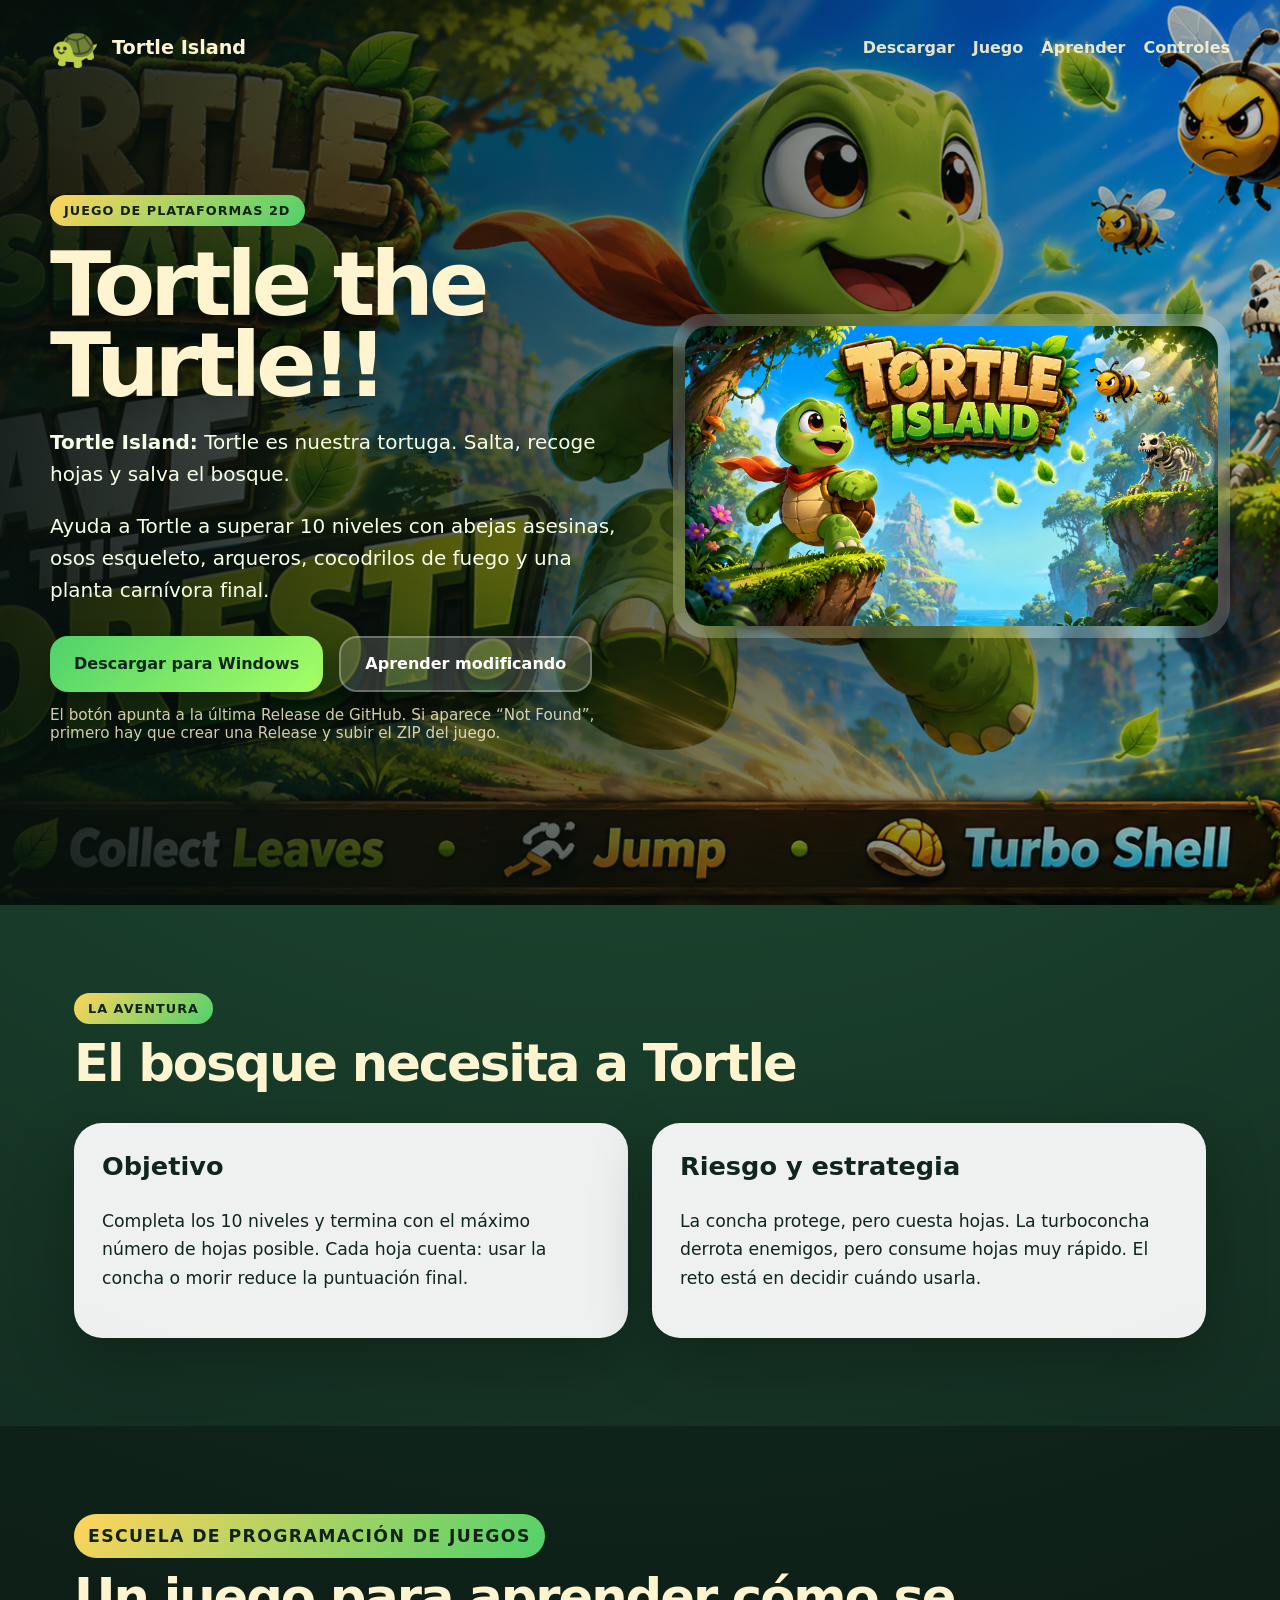
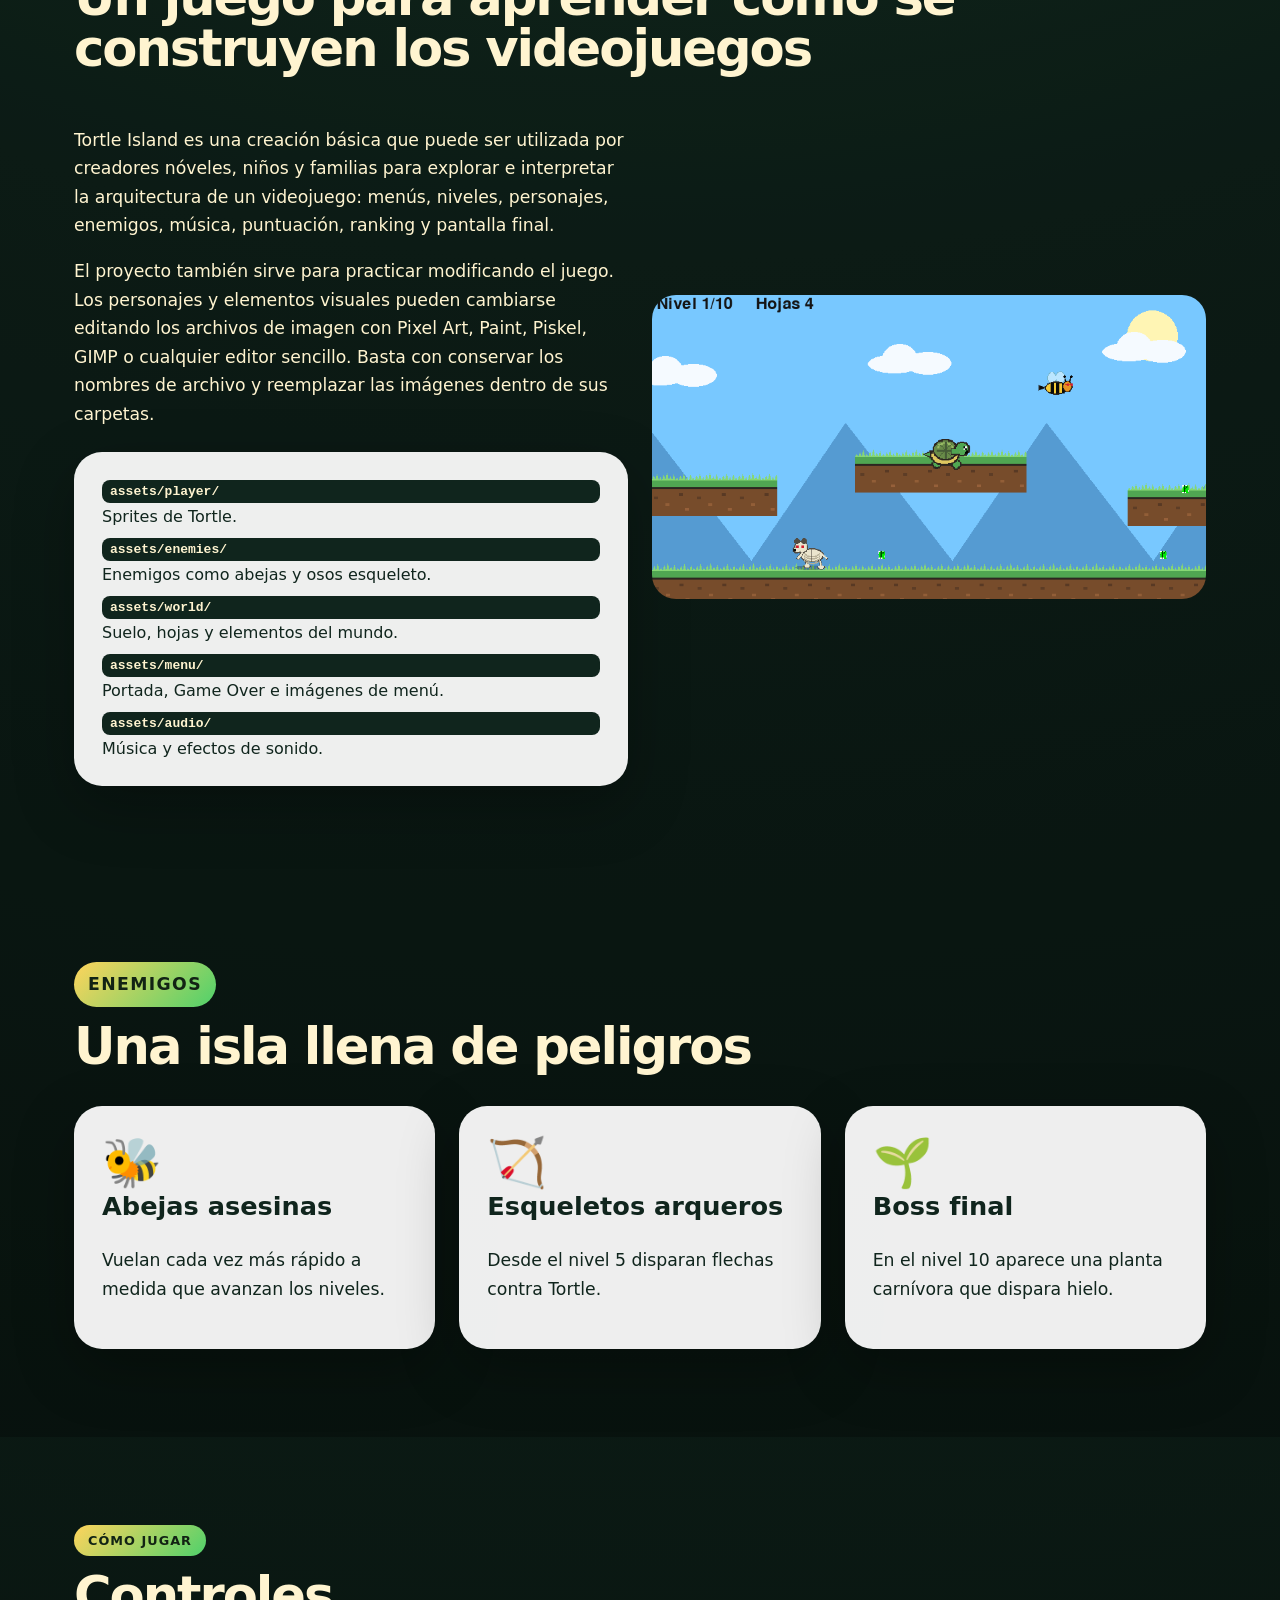
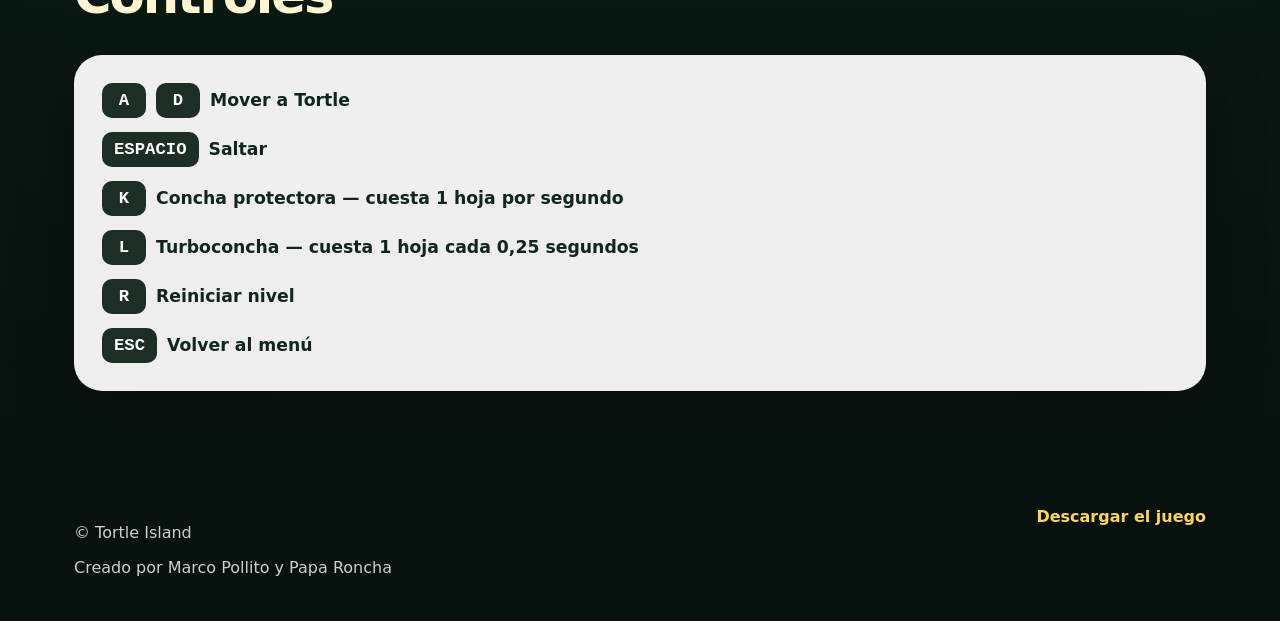
<file: index.html>
<!doctype html>
<html lang="es">
<head>
  <meta charset="utf-8">
  <meta name="viewport" content="width=device-width, initial-scale=1">
  <title>Tortle Island — Salva el bosque</title>
  <meta name="description" content="Tortle Island es una aventura de plataformas 2D para aprender, modificar y explorar cómo se construyen los videojuegos.">
  <meta property="og:title" content="Tortle Island">
  <meta property="og:description" content="Un juego de plataformas 2D para jugar, aprender y modificar.">
  <meta property="og:image" content="images/promo.png">
  <link rel="stylesheet" href="style.css">
  <!-- GoatCounter analytics: global Oteros counter -->
<script>
  window.goatcounter = window.goatcounter || {};
  window.goatcounter.path = function(path) {
    return location.host + path;
  };
</script>
<script data-goatcounter="https://oteros.goatcounter.com/count"
        async src="https://gc.zgo.at/count.js"></script>
</head>

<body>
  <header class="hero">
    <nav class="topbar">
      <div class="brand">
        <span class="logo">🐢</span>
        <span>Tortle Island</span>
      </div>

      <div class="links">
        <a href="#descargar">Descargar</a>
        <a href="#historia">Juego</a>
        <a href="#programacion">Aprender</a>
        <a href="#controles">Controles</a>
      </div>
    </nav>

    <div class="hero-content">
      <div>
        <p class="badge">Juego de plataformas 2D</p>
       <h1>Tortle the Turtle!!</h1>

<p class="subtitle">
  <strong>Tortle Island:</strong> Tortle es nuestra tortuga. Salta, recoge hojas y salva el bosque.
</p>

        <p class="subtitle">
          Ayuda a Tortle a superar 10 niveles con abejas asesinas, osos esqueleto,
          arqueros, cocodrilos de fuego y una planta carnívora final.
        </p>

        <div class="cta-row" id="descargar">
          <a class="button primary" href="https://github.com/Paparroncha/Tortle-Island/releases/download/v1.0/Tortle.Island.zip">
            Descargar para Windows
          </a>

          <a class="button secondary" href="#programacion">
            Aprender modificando
          </a>
        </div>

        <p class="small-note">
          El botón apunta a la última Release de GitHub. Si aparece “Not Found”, primero hay que crear una Release
          y subir el ZIP del juego.
        </p>
      </div>

      <div class="hero-image">
        <img src="images/portada.png" alt="Portada de Tortle Island">
      </div>
    </div>
  </header>

  <main>
    <section class="section" id="historia">
      <p class="badge">La aventura</p>
      <h2>El bosque necesita a Tortle</h2>

      <div class="grid two">
        <article class="panel">
          <h3>Objetivo</h3>
          <p>
            Completa los 10 niveles y termina con el máximo número de hojas posible.
            Cada hoja cuenta: usar la concha o morir reduce la puntuación final.
          </p>
        </article>

        <article class="panel">
          <h3>Riesgo y estrategia</h3>
          <p>
            La concha protege, pero cuesta hojas. La turboconcha derrota enemigos,
            pero consume hojas muy rápido. El reto está en decidir cuándo usarla.
          </p>
        </article>
      </div>
    </section>

    <section class="section dark" id="programacion">
      <p class="badge">Escuela de programación de juegos</p>
      <h2>Un juego para aprender cómo se construyen los videojuegos</h2>

      <div class="grid two">
        <div>
          <p>
            Tortle Island es una creación básica que puede ser utilizada por creadores nóveles,
            niños y familias para explorar e interpretar la arquitectura de un videojuego:
            menús, niveles, personajes, enemigos, música, puntuación, ranking y pantalla final.
          </p>

          <p>
            El proyecto también sirve para practicar modificando el juego. Los personajes y elementos visuales
            pueden cambiarse editando los archivos de imagen con Pixel Art, Paint, Piskel, GIMP o cualquier editor
            sencillo. Basta con conservar los nombres de archivo y reemplazar las imágenes dentro de sus carpetas.
          </p>

          <div class="folder-list">
            <div><code>assets/player/</code><span>Sprites de Tortle.</span></div>
            <div><code>assets/enemies/</code><span>Enemigos como abejas y osos esqueleto.</span></div>
            <div><code>assets/world/</code><span>Suelo, hojas y elementos del mundo.</span></div>
            <div><code>assets/menu/</code><span>Portada, Game Over e imágenes de menú.</span></div>
            <div><code>assets/audio/</code><span>Música y efectos de sonido.</span></div>
          </div>
        </div>

        <div class="image-stack">
          <img src="images/screenshot.png" alt="Pantallazo del juego Tortle Island">
        </div>
      </div>
    </section>

   <section class="section dark">
      <p class="badge">Enemigos</p>
      <h2>Una isla llena de peligros</h2>

      <div class="grid three">
        <article class="feature">
          <span>🐝</span>
          <h3>Abejas asesinas</h3>
          <p>Vuelan cada vez más rápido a medida que avanzan los niveles.</p>
        </article>

        <article class="feature">
          <span>🏹</span>
          <h3>Esqueletos arqueros</h3>
          <p>Desde el nivel 5 disparan flechas contra Tortle.</p>
        </article>

        <article class="feature">
          <span>🌱</span>
          <h3>Boss final</h3>
          <p>En el nivel 10 aparece una planta carnívora que dispara hielo.</p>
        </article>
      </div>
    </section>

    <section class="section" id="controles">
      <p class="badge">Cómo jugar</p>
      <h2>Controles</h2>

      <div class="controls">
        <div><kbd>A</kbd><kbd>D</kbd><span>Mover a Tortle</span></div>
        <div><kbd>ESPACIO</kbd><span>Saltar</span></div>
        <div><kbd>K</kbd><span>Concha protectora — cuesta 1 hoja por segundo</span></div>
        <div><kbd>L</kbd><span>Turboconcha — cuesta 1 hoja cada 0,25 segundos</span></div>
        <div><kbd>R</kbd><span>Reiniciar nivel</span></div>
        <div><kbd>ESC</kbd><span>Volver al menú</span></div>
      </div>
    </section>
  </main>

  <footer>
  <div>
    <p>© Tortle Island</p>
    <p class="footer-creators">Creado por Marco Pollito y Papa Roncha</p>
  </div>
  <a href="#descargar">Descargar el juego</a>
</footer>
</body>
</html>
</file>
<file: style.css>
:root {
  --bg: #10251d;
  --panel: rgba(255, 255, 255, 0.93);
  --green: #4fd16b;
  --yellow: #ffd45c;
  --text: #10251d;
  --cream: #fff4d0;
  --shadow: rgba(0, 0, 0, 0.28);
}

* {
  box-sizing: border-box;
}

html {
  scroll-behavior: smooth;
}

body {
  margin: 0;
  font-family: system-ui, -apple-system, BlinkMacSystemFont, "Segoe UI", sans-serif;
  color: var(--cream);
  background: radial-gradient(circle at top, #245b3b 0%, #10251d 48%, #07110d 100%);
}

a {
  color: inherit;
}

.hero {
  min-height: 100vh;
  padding: 24px;
  background:
    linear-gradient(90deg, rgba(7,17,13,0.92), rgba(7,17,13,0.25)),
    url("images/promo.png") center/cover no-repeat;
}

.topbar {
  max-width: 1180px;
  margin: 0 auto;
  display: flex;
  justify-content: space-between;
  gap: 20px;
  align-items: center;
}

.brand {
  display: flex;
  gap: 12px;
  align-items: center;
  font-weight: 900;
  font-size: 1.2rem;
}

.logo {
  font-size: 2.5rem;
}

.links {
  display: flex;
  gap: 18px;
  font-weight: 700;
}

.links a {
  text-decoration: none;
  opacity: 0.9;
}

.links a:hover {
  color: var(--yellow);
}

.hero-content {
  max-width: 1180px;
  min-height: calc(100vh - 90px);
  margin: 0 auto;
  display: grid;
  grid-template-columns: 1fr 0.95fr;
  gap: 36px;
  align-items: center;
}

.hero h1 {
  font-size: clamp(3rem, 7vw, 6.4rem);
  line-height: 0.9;
  margin: 18px 0;
  letter-spacing: -0.06em;
  text-shadow: 0 12px 24px var(--shadow);
}

.subtitle {
  max-width: 660px;
  font-size: 1.25rem;
  line-height: 1.6;
  color: #f7ffe8;
}

.badge {
  display: inline-block;
  margin: 0;
  padding: 8px 14px;
  border-radius: 999px;
  color: #122314;
  background: linear-gradient(135deg, var(--yellow), var(--green));
  font-weight: 900;
  text-transform: uppercase;
  letter-spacing: 0.08em;
  font-size: 0.8rem;
}

.cta-row {
  display: flex;
  gap: 16px;
  margin-top: 30px;
  flex-wrap: wrap;
}

.button {
  display: inline-flex;
  min-height: 56px;
  align-items: center;
  justify-content: center;
  padding: 0 24px;
  border-radius: 18px;
  text-decoration: none;
  font-weight: 900;
  box-shadow: 0 12px 26px var(--shadow);
  transition: transform 0.15s ease, filter 0.15s ease;
}

.button:hover {
  transform: translateY(-2px);
  filter: brightness(1.08);
}

.primary {
  background: linear-gradient(135deg, var(--green), #a7ff65);
  color: #10251d;
}

.secondary {
  background: rgba(255,255,255,0.16);
  border: 2px solid rgba(255,255,255,0.28);
  color: white;
}

.small-note {
  max-width: 620px;
  margin-top: 14px;
  font-size: 0.95rem;
  opacity: 0.82;
}

.hero-image {
  padding: 12px;
  border-radius: 32px;
  background: rgba(255,255,255,0.18);
  box-shadow: 0 30px 80px var(--shadow);
  backdrop-filter: blur(8px);
}

.hero-image img,
.gallery img,
.image-stack img {
  width: 100%;
  display: block;
  border-radius: 24px;
}

.section {
  max-width: 1180px;
  margin: 0 auto;
  padding: 88px 24px;
}

.section.dark {
  max-width: none;
  padding-left: max(24px, calc((100vw - 1180px) / 2 + 24px));
  padding-right: max(24px, calc((100vw - 1180px) / 2 + 24px));
  background: rgba(0,0,0,0.28);
}

.section h2 {
  font-size: clamp(2.1rem, 4vw, 4rem);
  line-height: 1;
  margin: 14px 0 34px;
  letter-spacing: -0.04em;
}

.grid {
  display: grid;
  gap: 24px;
  align-items: center;
}

.two {
  grid-template-columns: 1fr 1fr;
}

.three {
  grid-template-columns: repeat(3, 1fr);
}

.panel,
.feature,
.controls,
.folder-list,
.gallery figure {
  padding: 28px;
  border-radius: 28px;
  background: var(--panel);
  color: var(--text);
  box-shadow: 0 20px 60px var(--shadow);
}

.panel h3,
.feature h3 {
  margin-top: 0;
  font-size: 1.6rem;
}

.panel p,
.feature p,
.section.dark p {
  line-height: 1.65;
  font-size: 1.08rem;
}

.feature span {
  font-size: 3rem;
}

.folder-list {
  margin-top: 24px;
  display: grid;
  gap: 12px;
}

.folder-list div {
  display: grid;
  gap: 4px;
}

code {
  padding: 4px 8px;
  border-radius: 8px;
  background: #10251d;
  color: #fff4d0;
  font-weight: 800;
}

.gallery {
  display: grid;
  grid-template-columns: 1fr;
  gap: 28px;
}

.gallery figure {
  margin: 0;
}

.gallery figcaption {
  margin-top: 14px;
  font-weight: 900;
  font-size: 1.1rem;
}

.controls {
  display: grid;
  gap: 14px;
}

.controls div {
  display: flex;
  gap: 10px;
  align-items: center;
  flex-wrap: wrap;
  font-size: 1.08rem;
  font-weight: 700;
}

kbd {
  min-width: 44px;
  text-align: center;
  padding: 8px 12px;
  border-radius: 10px;
  background: #1d2e25;
  color: white;
  font-weight: 900;
}

footer {
  display: flex;
  justify-content: space-between;
  gap: 16px;
  padding: 28px max(24px, calc((100vw - 1180px) / 2 + 24px));
  color: rgba(255,255,255,0.8);
  background: #07110d;
}

footer a {
  color: var(--yellow);
  font-weight: 900;
  text-decoration: none;
}

@media (max-width: 850px) {
  .links {
    display: none;
  }

  .hero-content,
  .two,
  .three {
    grid-template-columns: 1fr;
  }

  .hero {
    padding: 18px;
  }

  .hero-content {
    padding: 40px 0;
  }

  footer {
    flex-direction: column;
  }

  .footer-creators {
  margin-top: 4px;
  color: rgba(255,255,255,0.95);
  font-weight: 800;
}
}
</file>
